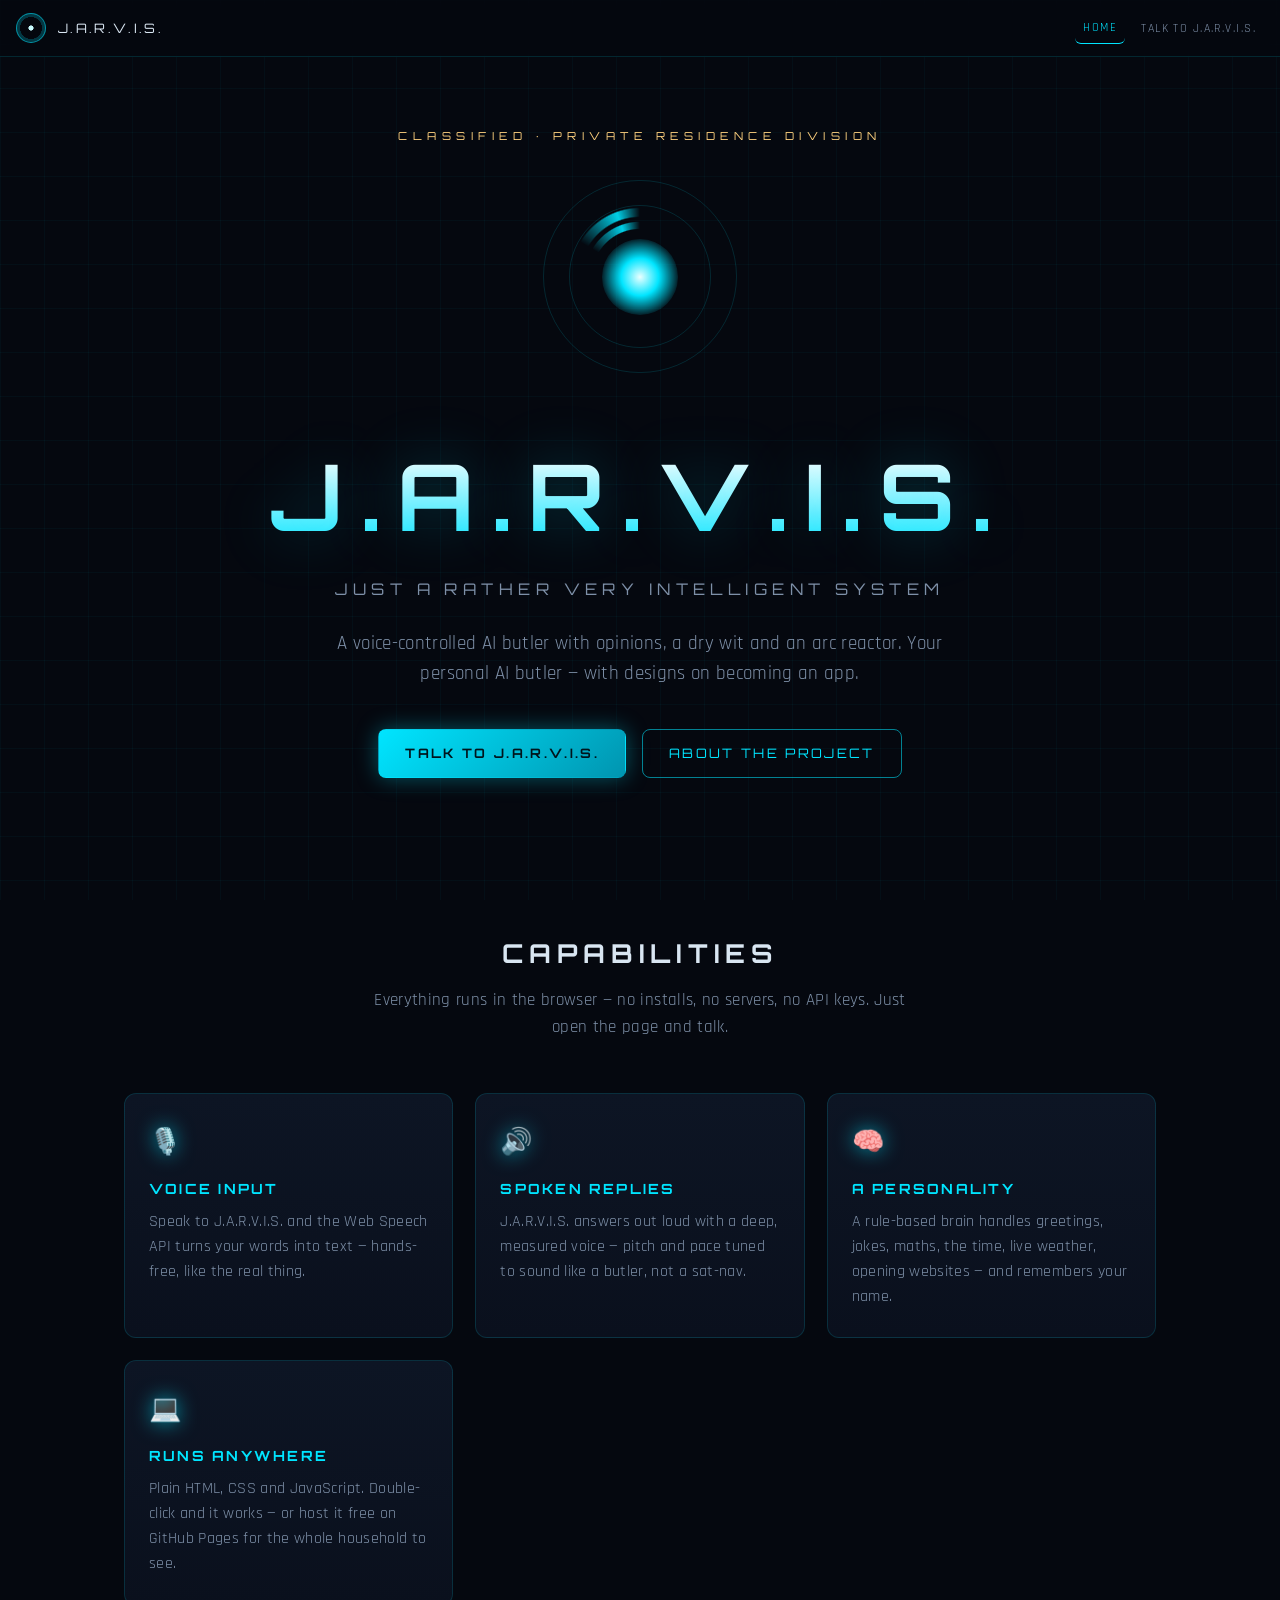
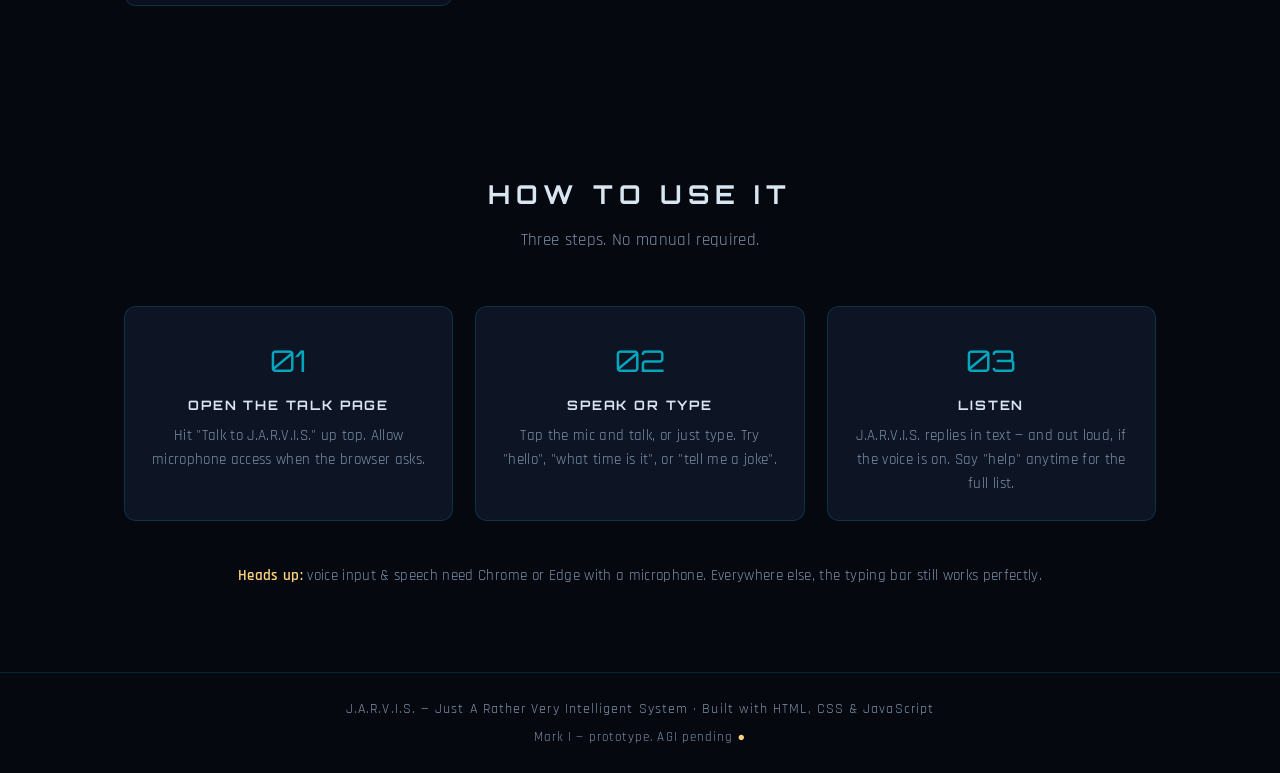
<file: index.html>
<!DOCTYPE html>
<html lang="en">
<head>
  <meta charset="UTF-8" />
  <meta name="viewport" content="width=device-width, initial-scale=1.0" />
  <title>J.A.R.V.I.S.</title>
  <meta name="description" content="J.A.R.V.I.S. — Just A Rather Very Intelligent System. Your personal AI butler." />
  <link rel="icon" href="data:image/svg+xml,%3Csvg xmlns='http://www.w3.org/2000/svg' viewBox='0 0 100 100'%3E%3Ccircle cx='50' cy='50' r='38' fill='none' stroke='%2300e5ff' stroke-width='6'/%3E%3Ccircle cx='50' cy='50' r='14' fill='%2300e5ff'/%3E%3C/svg%3E" />
  <link rel="apple-touch-icon" href="icons/apple-touch-icon.png" />
  <link rel="manifest" href="manifest.json" />
  <link rel="preconnect" href="https://fonts.googleapis.com" />
  <link rel="preconnect" href="https://fonts.gstatic.com" crossorigin />
  <link href="https://fonts.googleapis.com/css2?family=Orbitron:wght@500;700;900&family=Rajdhani:wght@400;500;600;700&display=swap" rel="stylesheet" />
  <link rel="stylesheet" href="css/core.css" />
  <link rel="stylesheet" href="css/home.css" />
</head>
<body>

  <!-- ======= Header ======= -->
  <header class="topbar">
    <a class="brand" href="index.html">
      <span class="mini-arc" aria-hidden="true"></span>
      <span class="name">J.A.R.V.I.S.</span>
    </a>
    <nav>
      <a href="index.html" class="active">Home</a>
      <a href="talk.html">Talk to J.A.R.V.I.S.</a>
    </nav>
  </header>

  <!-- ======= Hero ======= -->
  <section class="hero">
    <p class="eyebrow">CLASSIFIED · PRIVATE RESIDENCE DIVISION</p>

    <div class="arc" aria-hidden="true">
      <div class="coil"></div>
      <div class="coil coil2"></div>
      <div class="ring r1"></div>
      <div class="ring r2"></div>
      <div class="core"></div>
    </div>

    <h1>J.A.R.V.I.S.</h1>
    <p class="sub">Just A Rather Very Intelligent System</p>
    <p class="tag">
      A voice-controlled AI butler with opinions, a dry wit and an arc reactor.
      Your personal AI butler — with designs on becoming an app.
    </p>

    <div class="actions">
      <a class="btn btn-primary" href="talk.html">Talk to J.A.R.V.I.S.</a>
      <a class="btn btn-ghost" href="#features">About the project</a>
    </div>
  </section>

  <!-- ======= Features ======= -->
  <section class="section" id="features">
    <h2 class="section-title reveal">Capabilities</h2>
    <p class="section-sub reveal">
      Everything runs in the browser — no installs, no servers, no API keys.
      Just open the page and talk.
    </p>

    <div class="grid-3">
      <div class="card reveal">
        <div class="icon">🎙️</div>
        <h3>Voice input</h3>
        <p>Speak to J.A.R.V.I.S. and the Web Speech API turns your words into text — hands-free, like the real thing.</p>
      </div>
      <div class="card reveal">
        <div class="icon">🔊</div>
        <h3>Spoken replies</h3>
        <p>J.A.R.V.I.S. answers out loud with a deep, measured voice — pitch and pace tuned to sound like a butler, not a sat-nav.</p>
      </div>
      <div class="card reveal">
        <div class="icon">🧠</div>
        <h3>A personality</h3>
        <p>A rule-based brain handles greetings, jokes, maths, the time, live weather, opening websites — and remembers your name.</p>
      </div>
      <div class="card reveal">
        <div class="icon">💻</div>
        <h3>Runs anywhere</h3>
        <p>Plain HTML, CSS and JavaScript. Double-click and it works — or host it free on GitHub Pages for the whole household to see.</p>
      </div>
    </div>
  </section>

  <!-- ======= How it works ======= -->
  <section class="section" id="how">
    <h2 class="section-title reveal">How to use it</h2>
    <p class="section-sub reveal">Three steps. No manual required.</p>

    <div class="steps">
      <div class="step reveal">
        <h3>Open the Talk page</h3>
        <p>Hit "Talk to J.A.R.V.I.S." up top. Allow microphone access when the browser asks.</p>
      </div>
      <div class="step reveal">
        <h3>Speak or type</h3>
        <p>Tap the mic and talk, or just type. Try "hello", "what time is it", or "tell me a joke".</p>
      </div>
      <div class="step reveal">
        <h3>Listen</h3>
        <p>J.A.R.V.I.S. replies in text — and out loud, if the voice is on. Say "help" anytime for the full list.</p>
      </div>
    </div>

    <p class="note reveal">
      <strong>Heads up:</strong> voice input &amp; speech need Chrome or Edge with a microphone.
      Everywhere else, the typing bar still works perfectly.
    </p>
  </section>

  <!-- ======= Footer ======= -->
  <footer class="footer">
    <p>J.A.R.V.I.S. — Just A Rather Very Intelligent System · Built with HTML, CSS &amp; JavaScript</p>
    <p style="margin-top:6px; font-size:12.5px;">Mark I — prototype. AGI pending <span class="gold">●</span></p>
  </footer>

  <script>
    // Reveal-on-scroll
    const io = new IntersectionObserver(
      (entries) => entries.forEach((e) => e.isIntersecting && e.target.classList.add("visible")),
      { threshold: 0.15 }
    );
    document.querySelectorAll(".reveal").forEach((el) => io.observe(el));
  </script>
  <script src="js/pwa.js"></script>
</body>
</html>
</file>
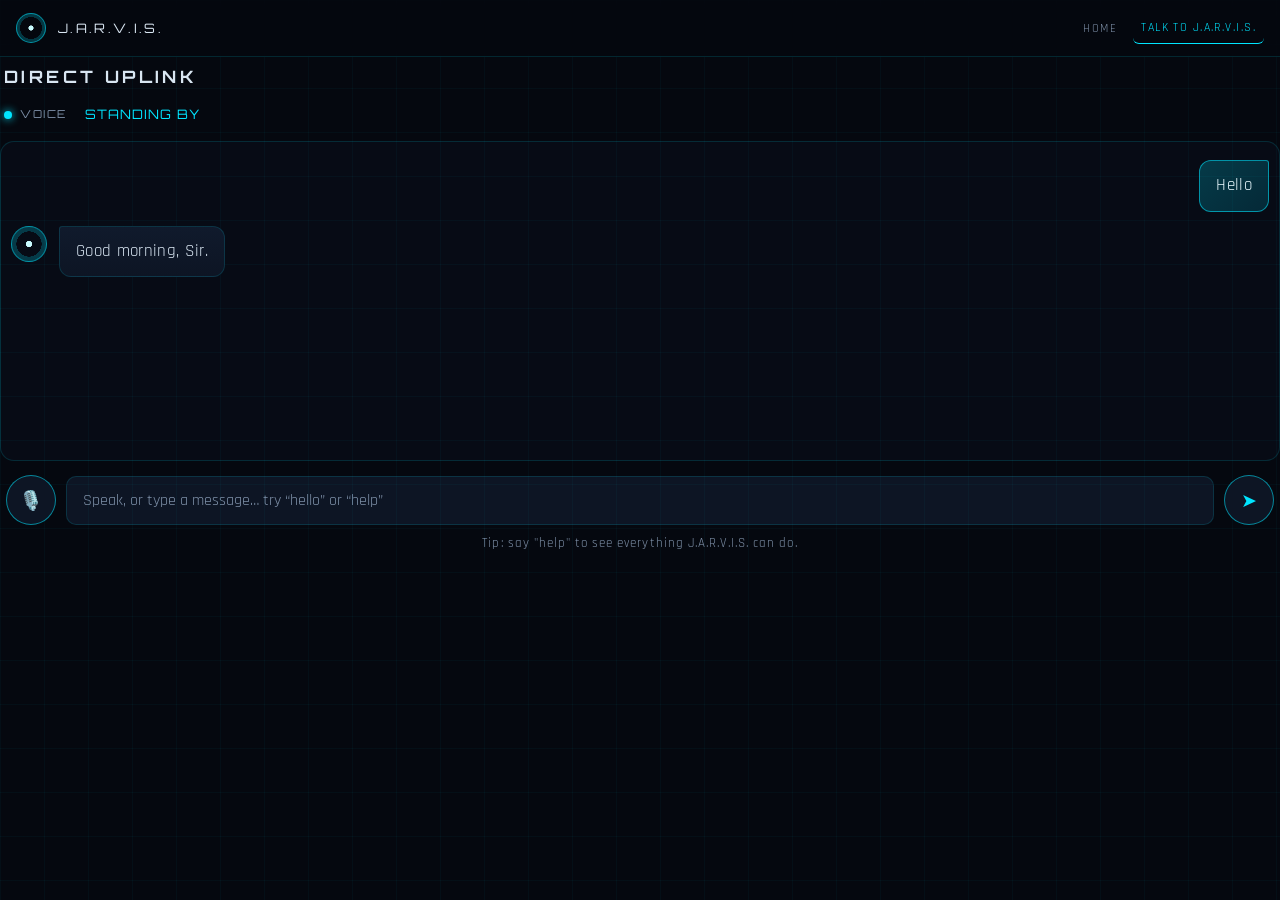
<file: talk.html>
<!DOCTYPE html>
<html lang="en">
<head>
  <meta charset="UTF-8" />
  <meta name="viewport" content="width=device-width, initial-scale=1.0" />
  <title>Talk to J.A.R.V.I.S. — J.A.R.V.I.S.</title>
  <meta name="description" content="Speak to J.A.R.V.I.S. — voice input, spoken replies." />
  <link rel="icon" href="data:image/svg+xml,%3Csvg xmlns='http://www.w3.org/2000/svg' viewBox='0 0 100 100'%3E%3Ccircle cx='50' cy='50' r='38' fill='none' stroke='%2300e5ff' stroke-width='6'/%3E%3Ccircle cx='50' cy='50' r='14' fill='%2300e5ff'/%3E%3C/svg%3E" />
  <link rel="apple-touch-icon" href="icons/apple-touch-icon.png" />
  <link rel="manifest" href="manifest.json" />
  <link rel="preconnect" href="https://fonts.googleapis.com" />
  <link rel="preconnect" href="https://fonts.gstatic.com" crossorigin />
  <link href="https://fonts.googleapis.com/css2?family=Orbitron:wght@500;700;900&family=Rajdhani:wght@400;500;600;700&display=swap" rel="stylesheet" />
  <link rel="stylesheet" href="css/core.css" />
  <link rel="stylesheet" href="css/talk.css" />
</head>
<body>

  <!-- ======= Header ======= -->
  <header class="topbar">
    <a class="brand" href="index.html">
      <span class="mini-arc" aria-hidden="true"></span>
      <span class="name">J.A.R.V.I.S.</span>
    </a>
    <nav>
      <a href="index.html">Home</a>
      <a href="talk.html" class="active">Talk to J.A.R.V.I.S.</a>
    </nav>
  </header>

  <!-- ======= Talk console ======= -->
  <main class="talk-main">

    <div class="talk-head">
      <h2>Direct uplink</h2>
      <div class="hud">
        <span id="voice-status" class="toggle" title="Toggle J.A.R.V.I.S.'s spoken voice">
          <span class="dot"></span> Voice
        </span>
        <span id="status" class="status" style="padding:0">Standing by</span>
      </div>
    </div>

    <div class="chat" id="chat" aria-live="polite"></div>

    <form class="composer" id="chat-form" autocomplete="off">
      <button type="button" class="icon-btn" id="mic-btn" title="Speak to J.A.R.V.I.S. (Chrome/Edge)">🎙️</button>
      <input id="chat-input" type="text" placeholder="Speak, or type a message… try “hello” or “help”" aria-label="Message for J.A.R.V.I.S." />
      <button type="submit" class="icon-btn" title="Send">➤</button>
    </form>

    <p class="status" id="hint">Tip: say "help" to see everything J.A.R.V.I.S. can do.</p>
  </main>

  <script src="js/jarvis-data.js"></script>
  <script src="js/jarvis-data2.js"></script>
  <script src="js/jarvis.js"></script>
  <script src="js/talk.js"></script>
  <script src="js/pwa.js"></script>
</body>
</html>
</file>
<file: css/core.css>
/* J.A.R.V.I.S. — core (shared site stylesheet, split for size) */

:root {
  --bg: #05080f;
  --bg-2: #0a101d;
  --panel: #0d1524;
  --panel-2: #101a2c;
  --line: rgba(0, 229, 255, 0.14);
  --cyan: #00e5ff;
  --cyan-soft: rgba(0, 229, 255, 0.55);
  --cyan-dim: rgba(0, 229, 255, 0.22);
  --gold: #ffd27f;
  --text: #d9e6f2;
  --muted: #7e90a8;
  --danger: #ff5f6d;
  --font-display: "Orbitron", "Segoe UI", "Helvetica Neue", Arial, sans-serif;
  --font-body: "Rajdhani", "Segoe UI", "Helvetica Neue", Arial, sans-serif;
}

* { margin: 0; padding: 0; box-sizing: border-box; }

html { scroll-behavior: smooth; }

body {
  background: var(--bg);
  color: var(--text);
  font-family: var(--font-body);
  font-size: 17px;
  line-height: 1.6;
  letter-spacing: 0.02em;
  min-height: 100vh;
  overflow-x: hidden;
}

body::before {
  content: "";
  position: fixed;
  inset: 0;
  background-image:
    linear-gradient(rgba(0, 229, 255, 0.035) 1px, transparent 1px),
    linear-gradient(90deg, rgba(0, 229, 255, 0.035) 1px, transparent 1px);
  background-size: 44px 44px;
  pointer-events: none;
  z-index: 0;
}

::selection { background: var(--cyan); color: #001018; }

a { color: var(--cyan); text-decoration: none; }

h1, h2, h3 { font-family: var(--font-display); font-weight: 700; }

.topbar {
  position: sticky;
  top: 0;
  z-index: 50;
  display: flex;
  align-items: center;
  justify-content: space-between;
  gap: 16px;
  padding: 14px 28px;
  background: rgba(5, 8, 15, 0.82);
  backdrop-filter: blur(10px);
  border-bottom: 1px solid var(--line);
}

.brand {
  display: flex;
  align-items: center;
  gap: 12px;
  color: var(--text);
}

.brand .mini-arc {
  width: 30px;
  height: 30px;
  border-radius: 50%;
  border: 1px solid var(--cyan-soft);
  background:
    radial-gradient(circle, #c9fbff 0 12%, transparent 14%),
    radial-gradient(circle, transparent 55%, var(--cyan-dim) 56% 72%, transparent 74%);
  animation: core-pulse 2.6s ease-in-out infinite;
}

.brand .name {
  font-family: var(--font-display);
  font-size: 15px;
  letter-spacing: 0.28em;
}

.topbar nav { display: flex; gap: 8px; align-items: center; }

.topbar nav a {
  padding: 8px 14px;
  border-radius: 6px;
  color: var(--muted);
  font-size: 14px;
  letter-spacing: 0.12em;
  text-transform: uppercase;
  transition: color 0.2s, background 0.2s;
}

.topbar nav a:hover { color: var(--cyan); background: rgba(0, 229, 255, 0.08); }

.topbar nav a.active { color: var(--cyan); border-bottom: 1px solid var(--cyan); }

.btn {
  display: inline-block;
  padding: 13px 26px;
  border-radius: 8px;
  font-family: var(--font-display);
  font-size: 13px;
  letter-spacing: 0.18em;
  text-transform: uppercase;
  cursor: pointer;
  border: 1px solid transparent;
  transition: transform 0.15s, box-shadow 0.2s, background 0.2s;
}

.btn:active { transform: translateY(1px); }

.btn-primary {
  background: linear-gradient(135deg, var(--cyan), #0095b0);
  color: #00141c;
  font-weight: 700;
  box-shadow: 0 0 22px rgba(0, 229, 255, 0.35);
}

.btn-primary:hover { box-shadow: 0 0 34px rgba(0, 229, 255, 0.55); }

.btn-ghost {
  border-color: var(--cyan-soft);
  color: var(--cyan);
  background: transparent;
}

.btn-ghost:hover { background: rgba(0, 229, 255, 0.08); box-shadow: 0 0 18px rgba(0, 229, 255, 0.2); }

  .topbar { padding: 12px 16px; }
  .topbar nav a { padding: 6px 8px; font-size: 12px; }
  .brand .name { letter-spacing: 0.18em; font-size: 13px; }
</file>
<file: css/home.css>
/* J.A.R.V.I.S. — home (shared site stylesheet, split for size) */

.hero {
  position: relative;
  z-index: 1;
  min-height: 88vh;
  display: flex;
  flex-direction: column;
  align-items: center;
  justify-content: center;
  text-align: center;
  padding: 60px 24px;
}

.hero .eyebrow {
  font-family: var(--font-display);
  font-size: 11px;
  letter-spacing: 0.5em;
  color: var(--gold);
  margin-bottom: 26px;
}

.hero h1 {
  font-size: clamp(44px, 9vw, 92px);
  letter-spacing: 0.18em;
  background: linear-gradient(180deg, #ffffff 20%, var(--cyan) 90%);
  -webkit-background-clip: text;
  background-clip: text;
  -webkit-text-fill-color: transparent;
  text-shadow: 0 0 60px rgba(0, 229, 255, 0.25);
  margin-bottom: 8px;
}

.hero .sub {
  font-family: var(--font-display);
  font-size: clamp(12px, 2vw, 16px);
  letter-spacing: 0.34em;
  color: var(--muted);
  text-transform: uppercase;
  margin-bottom: 26px;
}

.hero .tag {
  max-width: 640px;
  color: var(--muted);
  font-size: 19px;
  margin-bottom: 40px;
}

.hero .actions { display: flex; gap: 16px; flex-wrap: wrap; justify-content: center; }

.arc {
  position: relative;
  width: 210px;
  height: 210px;
  margin-bottom: 40px;
}

.arc .ring {
  position: absolute;
  border-radius: 50%;
  border: 1px solid var(--line);
}

.arc .r1 { inset: 4%; }
.arc .r2 { inset: 16%; }

.arc .coil {
  position: absolute;
  inset: 0;
  border-radius: 50%;
  background: conic-gradient(from 0deg, transparent 0deg 300deg, var(--cyan) 340deg, transparent 360deg);
  -webkit-mask: radial-gradient(circle, transparent 40%, #000 41% 46%, transparent 47%);
  mask: radial-gradient(circle, transparent 40%, #000 41% 46%, transparent 47%);
  animation: spin 5s linear infinite;
  opacity: 0.9;
}

.arc .coil2 {
  inset: 10%;
  animation-duration: 7s;
  animation-direction: reverse;
}

.arc .core {
  position: absolute;
  inset: 32%;
  border-radius: 50%;
  background: radial-gradient(circle, #eaffff 0%, var(--cyan) 35%, rgba(0, 229, 255, 0.25) 65%, transparent 75%);
  animation: core-pulse 3s ease-in-out infinite;
}

@keyframes spin { to { transform: rotate(360deg); } }

@keyframes core-pulse {
  0%, 100% { transform: scale(1); opacity: 0.9; box-shadow: 0 0 24px rgba(0, 229, 255, 0.5); }
  50% { transform: scale(1.07); opacity: 1; box-shadow: 0 0 48px rgba(0, 229, 255, 0.85); }
}

.section {
  position: relative;
  z-index: 1;
  padding: 84px 24px;
  max-width: 1080px;
  margin: 0 auto;
}

.section-title {
  text-align: center;
  font-size: 26px;
  letter-spacing: 0.22em;
  text-transform: uppercase;
  color: var(--text);
  margin-bottom: 12px;
}

.section-sub {
  text-align: center;
  color: var(--muted);
  max-width: 560px;
  margin: 0 auto 52px;
}

.grid-3 {
  display: grid;
  grid-template-columns: repeat(auto-fit, minmax(250px, 1fr));
  gap: 22px;
}

.card {
  background: linear-gradient(180deg, var(--panel), var(--bg-2));
  border: 1px solid var(--line);
  border-radius: 12px;
  padding: 28px 24px;
  transition: transform 0.2s, border-color 0.2s, box-shadow 0.2s;
}

.card:hover {
  transform: translateY(-4px);
  border-color: var(--cyan-soft);
  box-shadow: 0 12px 34px rgba(0, 229, 255, 0.12);
}

.card .icon {
  font-size: 26px;
  margin-bottom: 14px;
  filter: drop-shadow(0 0 10px rgba(0, 229, 255, 0.6));
}

.card h3 {
  font-size: 14px;
  letter-spacing: 0.16em;
  text-transform: uppercase;
  color: var(--cyan);
  margin-bottom: 10px;
}

.card p { color: var(--muted); font-size: 15.5px; }

.steps {
  display: grid;
  grid-template-columns: repeat(auto-fit, minmax(220px, 1fr));
  gap: 22px;
  counter-reset: step;
}

.step {
  position: relative;
  background: var(--panel);
  border: 1px solid var(--line);
  border-radius: 12px;
  padding: 30px 22px 24px;
  text-align: center;
}

.step::before {
  counter-increment: step;
  content: "0" counter(step);
  display: block;
  font-family: var(--font-display);
  font-size: 30px;
  color: var(--cyan);
  opacity: 0.7;
  margin-bottom: 10px;
}

.step h3 { font-size: 13px; letter-spacing: 0.14em; text-transform: uppercase; margin-bottom: 8px; color: var(--text); }
.step p { color: var(--muted); font-size: 15px; }

.note {
  margin-top: 44px;
  text-align: center;
  color: var(--muted);
  font-size: 14.5px;
}

.note strong { color: var(--gold); font-weight: 600; }

.reveal { opacity: 0; transform: translateY(22px); transition: opacity 0.6s ease, transform 0.6s ease; }
.reveal.visible { opacity: 1; transform: none; }

.footer {
  position: relative;
  z-index: 1;
  border-top: 1px solid var(--line);
  padding: 26px 24px;
  text-align: center;
  color: var(--muted);
  font-size: 13.5px;
  letter-spacing: 0.08em;
}

.footer .gold { color: var(--gold); }

/* ============================================================

  .hero h1 { letter-spacing: 0.1em; }
  .section { padding: 56px 18px; }
</file>
<file: css/talk.css>
/* J.A.R.V.I.S. — talk (shared site stylesheet, split for size) */ Page 2 — Talk to J.A.R.V.I.S. ============================================================ */ .talk-main { position: relative; z-index: 1; max-width: 900px; margin: 0 auto; padding: 20px 20px 10px; display: flex; flex-direction: column; height: calc(100vh - 64px); }
.talk-head { display: flex; align-items: center; justify-content: space-between; gap: 14px; padding: 6px 4px 16px; flex-wrap: wrap; }
.talk-head h2 { font-size: 17px; letter-spacing: 0.2em; text-transform: uppercase; }
.talk-head .hud { display: flex; align-items: center; gap: 18px; font-family: var(--font-display); font-size: 11px; letter-spacing: 0.14em; color: var(--muted); text-transform: uppercase; }
.toggle { display: inline-flex; align-items: center; gap: 8px; cursor: pointer; user-select: none; color: var(--muted); transition: color 0.2s; }
.toggle:hover { color: var(--cyan); }
.toggle .dot { width: 8px; height: 8px; border-radius: 50%; background: var(--cyan); box-shadow: 0 0 8px var(--cyan); transition: background 0.2s, box-shadow 0.2s; }
.toggle.off .dot { background: var(--muted); box-shadow: none; }
.chat { flex: 1; min-height: 320px; overflow-y: auto; display: flex; flex-direction: column; gap: 14px; padding: 18px 10px 18px; background: rgba(10, 16, 29, 0.55); border: 1px solid var(--line); border-radius: 14px; scrollbar-width: thin; scrollbar-color: var(--cyan-dim) transparent; }
.chat::-webkit-scrollbar { width: 8px; }
.chat::-webkit-scrollbar-thumb { background: var(--cyan-dim); border-radius: 8px; }
.msg { display: flex; gap: 12px; max-width: 82%; animation: msg-in 0.28s ease both; }
@keyframes msg-in { from { opacity: 0; transform: translateY(10px); }
to { opacity: 1; transform: none; }
}
.msg.jarvis { align-self: flex-start; }
.msg.user { align-self: flex-end; flex-direction: row-reverse; }
.avatar { flex: 0 0 auto; width: 36px; height: 36px; border-radius: 50%; border: 1px solid var(--cyan-soft); background: radial-gradient(circle, #c9fbff 0 12%, transparent 14%), radial-gradient(circle, transparent 52%, var(--cyan-dim) 53% 70%, transparent 72%); animation: core-pulse 3s ease-in-out infinite; }
.bubble { padding: 12px 16px; border-radius: 12px; font-size: 16.5px; line-height: 1.55; white-space: pre-wrap; word-wrap: break-word; }
.msg.jarvis .bubble { background: linear-gradient(180deg, var(--panel-2), var(--panel)); border: 1px solid var(--line); border-top-left-radius: 3px; }
.msg.speaking .bubble { border-color: var(--cyan); box-shadow: 0 0 20px rgba(0, 229, 255, 0.22); }
.msg.user .bubble { background: linear-gradient(135deg, rgba(0, 229, 255, 0.22), rgba(0, 149, 176, 0.22)); border: 1px solid var(--cyan-soft); border-top-right-radius: 3px; color: #eafaff; }
.typing { display: inline-flex; gap: 5px; align-items: center; padding: 4px 2px; }
.typing span { width: 7px; height: 7px; border-radius: 50%; background: var(--cyan); animation: blink 1.2s infinite ease-in-out; }
.typing span:nth-child(2) { animation-delay: 0.2s; }
.typing span:nth-child(3) { animation-delay: 0.4s; }
@keyframes blink { 0%, 80%, 100% { opacity: 0.25; transform: scale(0.8); }
40% { opacity: 1; transform: scale(1.15); }
}
.wave { display: inline-flex; gap: 3px; align-items: flex-end; height: 16px; margin-left: 10px; vertical-align: middle; }
.wave i { width: 3px; height: 100%; background: var(--cyan); border-radius: 2px; animation: wave 0.9s infinite ease-in-out; }
.wave i:nth-child(2) { animation-delay: 0.15s; }
.wave i:nth-child(3) { animation-delay: 0.3s; }
.wave i:nth-child(4) { animation-delay: 0.45s; }
.wave i:nth-child(5) { animation-delay: 0.6s; }
@keyframes wave { 0%, 100% { height: 30%; }
50% { height: 100%; }
}
.composer { display: flex; gap: 10px; align-items: center; padding: 14px 6px 6px; }
.composer input { flex: 1; background: var(--panel); border: 1px solid var(--line); border-radius: 10px; color: var(--text); font-family: var(--font-body); font-size: 16px; padding: 13px 16px; outline: none; transition: border-color 0.2s, box-shadow 0.2s; }
.composer input:focus { border-color: var(--cyan-soft); box-shadow: 0 0 16px rgba(0, 229, 255, 0.15); }
.composer input::placeholder { color: var(--muted); }
.icon-btn { position: relative; width: 50px; height: 50px; flex: 0 0 auto; border-radius: 50%; border: 1px solid var(--cyan-soft); background: var(--panel); color: var(--cyan); font-size: 19px; cursor: pointer; display: inline-flex; align-items: center; justify-content: center; transition: background 0.2s, box-shadow 0.2s; }
.icon-btn:hover { background: rgba(0, 229, 255, 0.1); }
#mic-btn.listening { background: rgba(0, 229, 255, 0.15); }
#mic-btn.listening::after { content: ""; position: absolute; inset: -8px; border-radius: 50%; border: 1px solid var(--cyan); animation: mic-ring 1.4s infinite ease-out; }
@keyframes mic-ring { 0% { transform: scale(0.75); opacity: 1; }
100% { transform: scale(1.4); opacity: 0; }
}
#mic-btn:disabled { opacity: 0.4; cursor: not-allowed; }
.status { text-align: center; color: var(--muted); font-size: 13px; letter-spacing: 0.08em; padding: 2px 0 10px; }
.status .ok { color: var(--cyan); }
.status .warn { color: var(--gold); }
.status .err { color: var(--danger); }
.msg { max-width: 92%; }
.talk-head { flex-direction: column; align-items: flex-start; }
</file>
